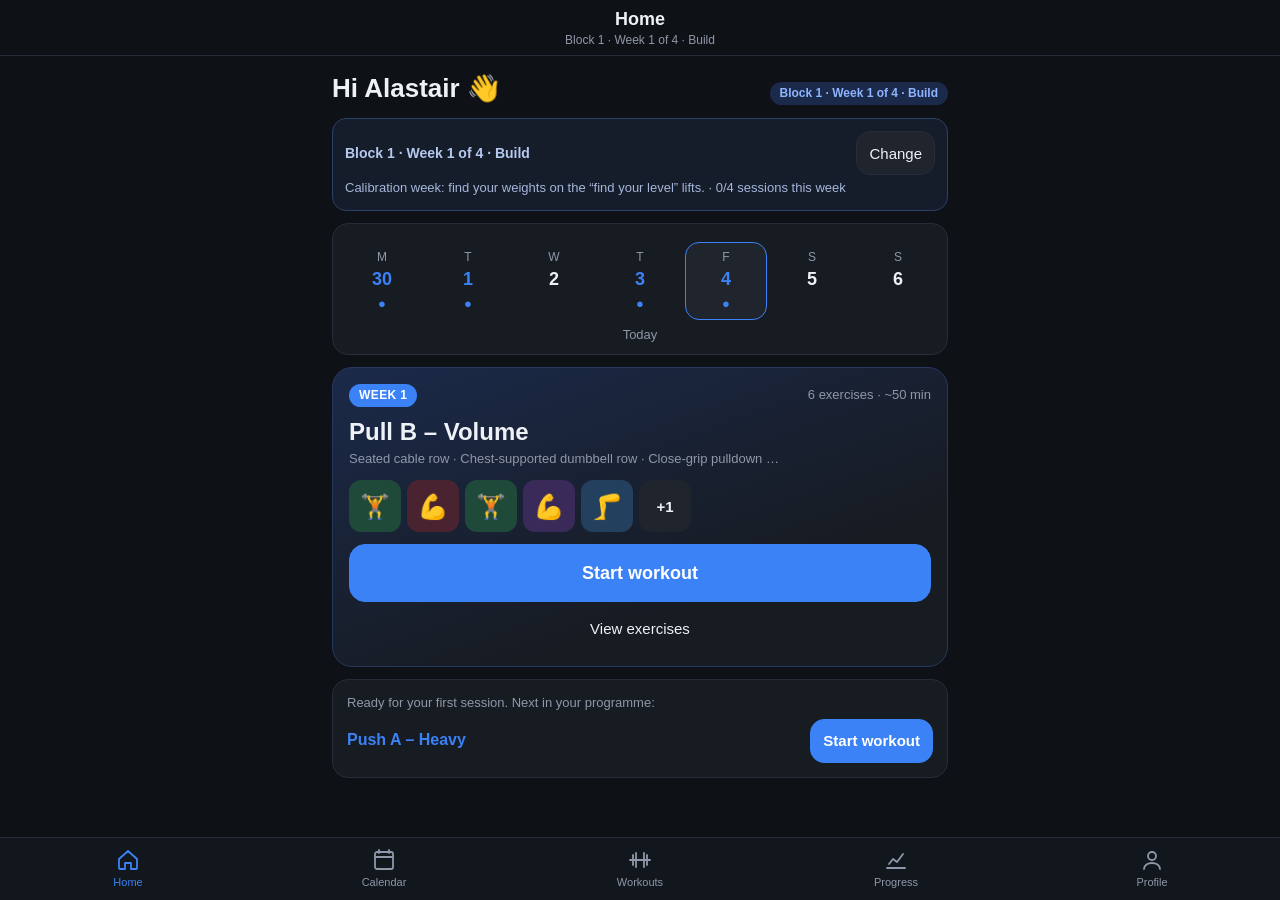
<file: index.html>
<!doctype html>
<html lang="en-GB">
<head>
<meta charset="utf-8">
<meta name="viewport" content="width=device-width, initial-scale=1, viewport-fit=cover">
<meta name="theme-color" content="#0e1116">
<meta name="color-scheme" content="dark">
<meta name="apple-mobile-web-app-capable" content="yes">
<meta name="mobile-web-app-capable" content="yes">
<meta name="apple-mobile-web-app-title" content="Gym">
<meta name="apple-mobile-web-app-status-bar-style" content="black-translucent">
<link rel="manifest" href="manifest.json">
<link rel="icon" href="icons/icon-192.png" type="image/png">
<link rel="apple-touch-icon" href="icons/apple-touch-icon.png">
<link rel="stylesheet" href="style.css">
<title>Gym Tracker</title>
</head>
<body>
<header id="top">
  <button id="back" class="iconbtn ghost" aria-label="Back" hidden>‹</button>
  <div class="tt"><h1 id="title">Gym Tracker</h1><div id="subtitle"></div></div>
  <div id="hright"></div>
</header>
<div id="rest" hidden></div>
<main id="view"></main>
<div id="cta" hidden></div>
<nav id="tabs">
  <button data-tab="home"><svg viewBox="0 0 24 24"><path d="M3 11l9-8 9 8v9a1 1 0 0 1-1 1h-5v-6H9v6H4a1 1 0 0 1-1-1z"/></svg>Home</button>
  <button data-tab="calendar"><svg viewBox="0 0 24 24"><path d="M7 2v3M17 2v3M3 9h18M5 4h14a2 2 0 0 1 2 2v13a2 2 0 0 1-2 2H5a2 2 0 0 1-2-2V6a2 2 0 0 1 2-2z"/></svg>Calendar</button>
  <button data-tab="workouts"><svg viewBox="0 0 24 24"><path d="M2 12h20M5 7v10M8 5v14M16 5v14M19 7v10"/></svg>Workouts</button>
  <button data-tab="progress"><svg viewBox="0 0 24 24"><path d="M3 20h18M5 16l4-5 4 3 6-8"/></svg>Progress</button>
  <button data-tab="profile"><svg viewBox="0 0 24 24"><circle cx="12" cy="8" r="4"/><path d="M4 21c0-4 4-6 8-6s8 2 8 6"/></svg>Profile</button>
</nav>
<div id="modal" hidden></div>
<div id="toast" hidden></div>
<noscript>This app needs JavaScript.</noscript>
<script src="logic.js"></script>
<script src="app.js"></script>
</body>
</html>
</file>
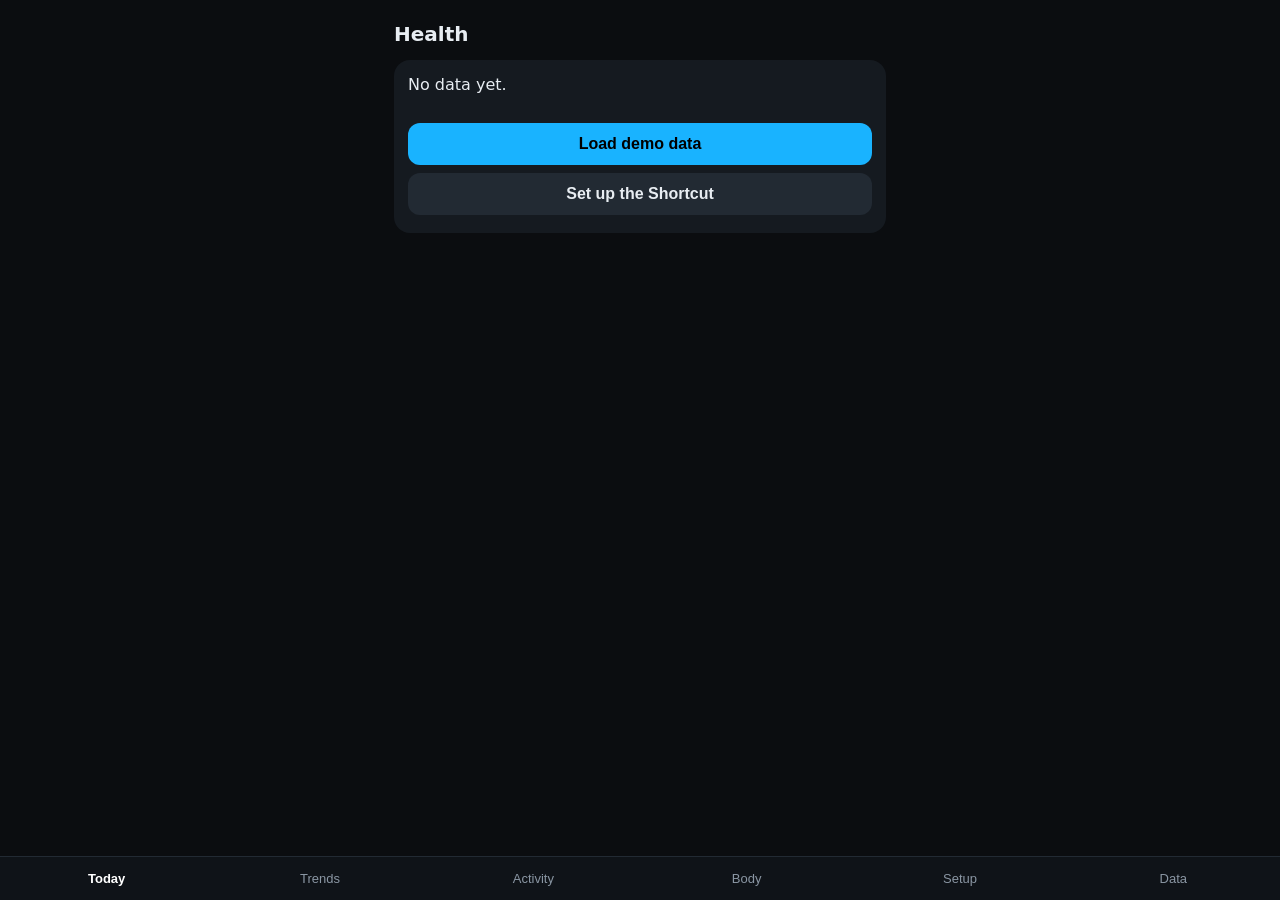
<file: health/index.html>
<!doctype html><html lang="en"><head><meta charset="utf-8">
<meta name="viewport" content="width=device-width,initial-scale=1,viewport-fit=cover">
<meta name="theme-color" content="#0b0d10"><meta name="apple-mobile-web-app-capable" content="yes">
<meta name="apple-mobile-web-app-status-bar-style" content="black-translucent"><meta name="apple-mobile-web-app-title" content="Health">
<link rel="manifest" href="manifest.json?v=2"><link rel="apple-touch-icon" href="icons/hx-apple-touch-icon.png?v=2">
<link rel="stylesheet" href="style.css"><title>Health</title></head><body>
<main id="view"></main>
<nav id="tabs"><button data-t="today">Today</button><button data-t="trends">Trends</button><button data-t="body">Body</button><button data-t="setup">Setup</button><button data-t="data">Data</button></nav>
<div id="toast"></div>
<script src="app.js?v=4"></script></body></html>
</file>
<file: style.css>
:root{--bg:#0e1116;--card:#171b22;--card2:#1f242d;--line:#272d38;--text:#eef1f6;--dim:#8f98a8;--acc:#3b82f6;--acc2:#2563eb;--ok:#22c55e;--warn:#ffb84d;--bad:#ff6b6b;--r:16px;--tap:52px;--hdr:56px}
*{box-sizing:border-box;-webkit-tap-highlight-color:transparent}
html,body{margin:0;background:var(--bg);color:var(--text);font:16px/1.4 -apple-system,BlinkMacSystemFont,"Segoe UI",Roboto,sans-serif;overscroll-behavior-y:none}
html,body{height:100%;height:100vh;height:100dvh;overflow:hidden;position:fixed;inset:0;width:100%}
body{display:flex;flex-direction:column}
#view{flex:1 1 auto;min-height:0;overflow-y:auto;-webkit-overflow-scrolling:touch;overscroll-behavior:contain;padding-bottom:24px}
#top{position:relative;flex:0 0 auto;z-index:25;height:calc(var(--hdr) + env(safe-area-inset-top));padding-top:env(safe-area-inset-top);background:rgba(14,17,22,.96);border-bottom:1px solid var(--line);display:flex;align-items:center;gap:4px;padding-left:6px;padding-right:6px}
#top .tt{flex:1;text-align:center;min-width:0}
#top h1{margin:0;font-size:18px;font-weight:700;white-space:nowrap;overflow:hidden;text-overflow:ellipsis}
#subtitle{color:var(--dim);font-size:12px}
#back,#hright{width:48px;flex:0 0 48px;display:flex;justify-content:center}
#back{font-size:34px;line-height:1;padding:0 0 4px;color:var(--acc);border:0}
#back[hidden]{display:flex;visibility:hidden}
h2{margin:0 0 6px;font-size:20px}h3{margin:0 0 6px;font-size:17px}
main{padding:12px 12px 24px;max-width:640px;margin:0 auto;width:100%}
.card{background:var(--card);border:1px solid var(--line);border-radius:var(--r);padding:14px;margin:0 0 12px}
.card.nopad{padding:0;overflow:hidden}
.dim{color:var(--dim)}.small{font-size:13px}.acc{color:var(--acc)}.ok{color:var(--ok)}.warn{color:var(--warn)}.bad{color:var(--bad)}
.row{display:flex;gap:8px;align-items:center}.row.wrap{flex-wrap:wrap}.grow{flex:1;min-width:0}.between{justify-content:space-between}
button,.btn,select,input,textarea{font:inherit;color:var(--text);touch-action:manipulation}
button,.btn{min-height:var(--tap);padding:0 16px;border-radius:14px;border:1px solid var(--line);background:var(--card2);cursor:pointer;display:inline-flex;align-items:center;justify-content:center;gap:6px;text-decoration:none;text-align:center}
button:active,.btn:active{filter:brightness(1.25)}
button.primary{background:var(--acc);color:#fff;border-color:var(--acc);font-weight:700}
button.big{min-height:58px;font-size:18px;border-radius:16px}
button.danger{color:var(--bad);border-color:#5a2b2b}
button.ghost{background:transparent;border-color:transparent}
button.sm,.btn.sm{min-height:44px;padding:0 12px;font-size:15px}
button:disabled{opacity:.4}
.full{width:100%}
input,select,textarea{background:#11141a;border:1px solid var(--line);border-radius:12px;padding:10px 12px;min-height:var(--tap);width:100%}
textarea{min-height:140px;font-family:ui-monospace,Menlo,monospace;font-size:14px}
label{display:block;font-size:13px;color:var(--dim);margin:10px 0 4px}
.iconbtn{min-width:44px;min-height:44px;padding:0;font-size:18px}
/* tabs */
#tabs{position:relative;flex:0 0 auto;display:flex;background:#12161d;border-top:1px solid var(--line);padding-bottom:env(safe-area-inset-bottom);z-index:20}
#tabs button{flex:1;flex-direction:column;border:0;border-radius:0;background:transparent;min-height:62px;font-size:11px;color:var(--dim);gap:3px;padding:0}
#tabs svg{width:24px;height:24px;fill:none;stroke:currentColor;stroke-width:1.8;stroke-linecap:round;stroke-linejoin:round}
#tabs button.on{color:var(--acc)}
#cta[hidden]{display:none}
#cta{position:relative;flex:0 0 auto;z-index:19;padding:10px 12px;background:var(--bg);border-top:1px solid var(--line);display:flex;gap:8px}
#cta[hidden]{display:none}
#cta button{flex:1}
/* home */
.hello h2{font-size:26px;margin:2px 0 12px}
.strip{display:grid;grid-template-columns:repeat(7,1fr);gap:4px;margin:10px 0 6px}
.wd{min-height:70px;padding:6px 0;flex-direction:column;border-radius:14px;gap:2px;background:transparent;border:1px solid transparent}
.wd .l{font-size:12px;color:var(--dim)}.wd .n{font-size:18px;font-weight:700}
.wd .d{height:18px;font-size:13px;line-height:18px;color:var(--acc)}
.wd.today{background:var(--card2);border-color:var(--line)}
.wd.sched .n{color:var(--acc)}
.wd.done .d{color:#fff;background:var(--ok);width:18px;border-radius:9px;font-size:11px;font-weight:700}
.wd.sel{border-color:var(--acc)}
.chip{display:inline-block;font-size:12px;padding:3px 10px;border-radius:12px;background:#1b2a4a;color:#8db4ff;font-weight:600}
.pill{display:inline-block;font-size:12px;font-weight:700;padding:3px 10px;border-radius:12px;background:var(--acc);color:#fff;text-transform:uppercase;letter-spacing:.4px}
.hero{background:linear-gradient(160deg,#1b2a4a,#171b22 70%);border:1px solid #27385f;border-radius:20px;padding:16px;margin-bottom:12px}
.hero h2{font-size:24px;margin:8px 0 2px}
.thumbs{display:flex;gap:6px;margin:12px 0;flex-wrap:wrap;max-height:116px;overflow:hidden}
.thumb{position:relative;width:52px;height:52px;border-radius:12px;flex:0 0 52px;display:flex;align-items:center;justify-content:center;font-size:24px;overflow:hidden}
.thumb img{position:absolute;inset:0;width:100%;height:100%;object-fit:cover}
.thumb.lg{width:64px;height:64px;flex-basis:64px;font-size:28px}
.progress{height:8px;background:var(--card2);border-radius:4px;overflow:hidden;margin:8px 0}
.progress i{display:block;height:100%;background:var(--ok)}
.seg{display:flex;background:var(--card);border:1px solid var(--line);border-radius:14px;padding:3px;margin-bottom:12px}
.seg button{flex:1;border:0;background:transparent;min-height:42px;border-radius:11px;color:var(--dim)}
.seg button.on{background:var(--acc);color:#fff;font-weight:700}
/* workouts */
.wcard{display:block;cursor:pointer}
.wcard .thumbs{margin:10px 0 0}
.exrow{display:flex;gap:12px;align-items:center;padding:12px 14px;border-top:1px solid var(--line);cursor:pointer}
.exrow:first-child{border-top:0}
.exrow .info{flex:1;min-width:0}
.exrow .nm{font-weight:600;font-size:16px}
.exrow .chev{color:var(--dim);font-size:24px}
.badge{min-width:48px;text-align:center;font-size:13px;font-weight:700;padding:4px 8px;border-radius:12px;background:var(--card2);color:var(--dim)}
.badge.ok{background:var(--ok);color:#04210f}
.whead{padding:14px}
/* exercise screen */
.media{margin:-12px -12px 12px;background:#000}
.vthumb{position:relative;display:block;width:100%;padding:0;border:0;border-radius:0;aspect-ratio:16/9;min-height:0;background:#0b0d11;overflow:hidden}
.vthumb img{position:absolute;inset:0;width:100%;height:100%;object-fit:cover}
.play{position:relative;width:64px;height:64px;border-radius:32px;background:rgba(0,0,0,.6);color:#fff;font-size:28px;display:flex;align-items:center;justify-content:center;border:2px solid #fff}
.video-embed{position:relative;padding-bottom:56.25%;height:0}
.video-embed iframe{position:absolute;inset:0;width:100%;height:100%;border:0}
.novid{padding:0}
.vlink{display:flex;flex-direction:column;align-items:center;justify-content:center;gap:4px;aspect-ratio:16/9;background:linear-gradient(135deg,#1b2a4a,#0e1116);color:#fff;text-decoration:none;font-weight:700;font-size:18px;text-align:center;padding:12px}
.vlink small{font-weight:400;color:#9fb4dd;font-size:13px}
.vlink .play{margin-bottom:6px}
.ex-name{font-size:22px;font-weight:800}
.tag{display:inline-block;font-size:12px;padding:2px 8px;border-radius:10px;background:var(--card2);color:var(--dim);margin:4px 4px 0 0}
.last{margin:8px 0 0;font-size:14px;color:var(--dim)}.last b{color:var(--text);font-weight:600}
.plan{font-size:14px;margin-top:6px;color:#8db4ff}
.lt{display:grid;grid-template-columns:24px 58px 1fr 1fr 48px;gap:6px;align-items:center;padding:4px 8px}
.lt.head{font-size:12px;color:var(--dim);text-align:center;padding-top:10px}
.lt.row{padding:6px 8px}.lt.row.done{background:rgba(34,197,94,.10)}
.lt .n{text-align:center;font-weight:700;color:var(--dim)}
.lt .prev{min-height:44px;padding:0;font-size:13px;color:var(--dim);background:transparent;border:0}
.stepper{display:flex;align-items:stretch;background:#11141a;border:1px solid var(--line);border-radius:12px;overflow:hidden}
.stepper button{border:0;border-radius:0;min-width:32px;padding:0;font-size:22px;line-height:1;background:var(--card2);min-height:48px}
.stepper input{border:0;border-radius:0;text-align:center;padding:0;min-width:0;font-weight:700;font-size:16px;background:transparent;-moz-appearance:textfield;min-height:48px}
.stepper input::-webkit-outer-spin-button,.stepper input::-webkit-inner-spin-button{-webkit-appearance:none;margin:0}
.lt.done .stepper input{color:var(--ok)}
.check{min-height:48px;font-size:22px;padding:0;color:var(--dim)}
.check.on{background:var(--ok);color:#04210f;border-color:var(--ok)}
.coach{background:#14261d;border:1px solid #1f5a3b;border-radius:14px;padding:12px;margin-bottom:12px}
.coach .why{font-size:13px;color:#a9c9b8;margin-top:4px}
.coach.hold{background:#2a2414;border-color:#6b5a1f}.coach.hold .why{color:#d4c491}
.coach.deload{background:#2b1818;border-color:#6b2b2b}.coach.deload .why{color:#d9a0a0}
.coach.start{background:#151c2a;border-color:#2b3f6b}.coach.start .why{color:#9fb4dd}
.banner{background:#2a2414;border:1px solid #6b5a1f;color:#f3dfa0;border-radius:14px;padding:12px;margin-bottom:12px;font-size:14px}
.banner.info{background:#151c2a;border-color:#2b3f6b;color:#b5c8ee}
.banner a{color:inherit}
details summary{cursor:pointer;min-height:44px;display:flex;align-items:center;color:#8db4ff;font-size:15px}
canvas.chart{width:100%;height:190px;display:block;background:#11141a;border-radius:12px}
.hist{border-top:1px solid var(--line);padding:8px 0;font-size:14px}
.hist:first-of-type{border-top:0}
.stat{display:grid;grid-template-columns:repeat(3,1fr);gap:8px;margin:10px 0}
.stat div{background:var(--card2);border-radius:12px;padding:8px;text-align:center}
.stat b{display:block;font-size:20px}.stat span{font-size:12px;color:var(--dim)}
/* calendar */
.cal{display:grid;grid-template-columns:repeat(7,1fr);gap:4px}
.cal .h{text-align:center;font-size:12px;color:var(--dim);padding:4px 0}
.cal button{min-height:46px;padding:0;border-radius:12px;flex-direction:column;gap:0;background:transparent;border:1px solid transparent;font-size:15px}
.cal button i{display:block;height:6px;width:6px;border-radius:3px}
.cal .sched i{background:var(--acc)}.cal .done i{background:var(--ok);width:14px}
.cal .today{background:var(--card2);border-color:var(--line)}.cal .sel{border-color:var(--acc)}
.cal .out{visibility:hidden}
/* programme editor */
.dayblock{border:1px solid var(--line);border-radius:14px;padding:10px;margin-bottom:12px;background:#14171d}
.exline{display:flex;gap:6px;align-items:center;padding:8px 0;border-top:1px solid var(--line)}
.exline .info{flex:1;min-width:0}.exline .nm{font-weight:600}
.switch{display:flex;align-items:center;justify-content:space-between;min-height:var(--tap)}
.switch input{width:28px;height:28px;min-height:0}
ul.plain{margin:6px 0;padding-left:20px}
/* rest, modal, toast */
#rest{position:fixed;left:10px;right:10px;top:calc(var(--hdr) + env(safe-area-inset-top) + 8px);background:#0b2a1a;border:1px solid var(--ok);border-radius:16px;padding:8px 10px;z-index:30;display:flex;align-items:center;gap:8px;box-shadow:0 6px 24px #000a}
#rest[hidden]{display:none}
#rest .t{font-size:26px;font-weight:800;font-variant-numeric:tabular-nums;flex:1}
#rest.over{background:#3a2a0b;border-color:var(--warn)}
#modal{position:fixed;inset:0;background:#000b;z-index:50;display:flex;align-items:flex-end;justify-content:center}
#modal[hidden]{display:none}
#modal .sheet{background:var(--card);width:100%;max-width:640px;max-height:92vh;overflow:auto;border-radius:20px 20px 0 0;padding:16px 16px calc(20px + env(safe-area-inset-bottom));border:1px solid var(--line)}
.chips{display:flex;gap:8px;flex-wrap:wrap}
.chips .ch{min-height:44px;padding:0 14px;border-radius:22px}
.chips .ch.on{background:var(--acc);color:#fff;border-color:var(--acc);font-weight:700}
#toast{position:fixed;left:50%;transform:translateX(-50%);bottom:calc(150px + env(safe-area-inset-bottom));background:#fff;color:#111;padding:10px 16px;border-radius:20px;z-index:60;font-weight:600;max-width:90%;text-align:center}
#toast[hidden]{display:none}
html{scroll-padding-bottom:180px;scroll-padding-top:80px}

.banner.phase{background:#151c2a;border-color:#2b3f6b;color:#b5c8ee}.banner.phase.deload{background:#2a2414;border-color:#6b5a1f;color:#f3dfa0}
.banner.phase .small{margin-top:4px;opacity:.9}.banner.deload.small{margin-top:8px}
.applybar{margin-top:10px;gap:8px}.applybar button{min-height:44px}

input,select,textarea{font-size:16px}

#rest.soon{border-color:var(--warn)}
#rest.flash{animation:restflash .5s ease-in-out 6}
@keyframes restflash{0%,100%{background:#3a2a0b}50%{background:#b07a10}}
</file>
<file: health/style.css>
*{box-sizing:border-box}body{margin:0;background:#0b0d10;color:#e8edf2;font:16px/1.4 -apple-system,system-ui,sans-serif;padding:env(safe-area-inset-top) 0 80px}
main{max-width:520px;margin:0 auto;padding:14px}h1{font-size:20px;margin:6px 0 12px}h2{font-size:15px;color:#8a96a3;margin:18px 0 8px;text-transform:uppercase;letter-spacing:.06em}
.card{background:#151a20;border-radius:16px;padding:14px;margin-bottom:12px}.row{display:flex;gap:12px}.row>.card{flex:1}
.big{display:flex;flex-direction:column;align-items:center}.ringlbl{font-size:13px;color:#8a96a3;text-transform:uppercase;letter-spacing:.08em}
.num{font-size:26px;font-weight:700}.sub{color:#8a96a3;font-size:13px}.up{color:#16ec06}.down{color:#ff3b30}.flat{color:#8a96a3}
.tip{border-left:4px solid #19b3ff}.est{font-size:12px;color:#6c7783;text-align:center;margin:8px 0}
nav{position:fixed;bottom:0;left:0;right:0;display:flex;background:#0f1318;border-top:1px solid #222a33;padding-bottom:env(safe-area-inset-bottom)}
nav button{flex:1;font-size:13px!important;background:none;border:0;color:#8a96a3;padding:14px 0;font-size:14px}nav button.on{color:#fff;font-weight:700}
button.b{background:#19b3ff;color:#000;border:0;border-radius:12px;padding:12px 16px;font-size:16px;font-weight:600;margin:4px 0;width:100%}
button.g{background:#222a33;color:#e8edf2}textarea,input{width:100%;background:#0b0d10;color:#e8edf2;border:1px solid #2a333d;border-radius:10px;padding:10px;font:14px monospace}
input{font:16px system-ui}ol li{margin-bottom:10px}code{background:#222a33;padding:1px 5px;border-radius:5px;font-size:13px}
#toast{position:fixed;top:20px;left:50%;transform:translateX(-50%);background:#16ec06;color:#000;padding:10px 18px;border-radius:20px;font-weight:700;display:none;z-index:9}
.kv{display:flex;justify-content:space-between;padding:6px 0;border-bottom:1px solid #222a33}.kv:last-child{border:0}
</file>
